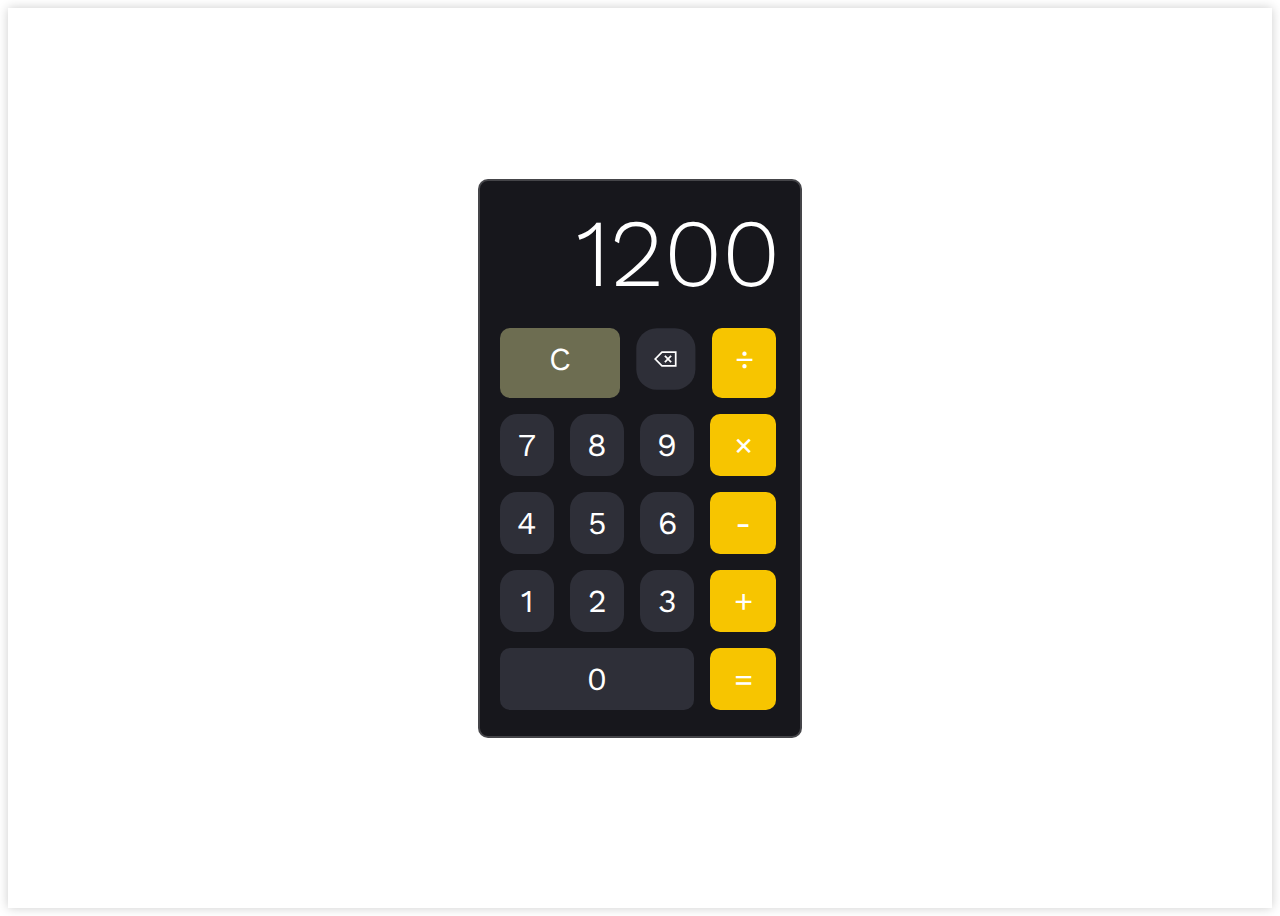
<file: index.html>
<!DOCTYPE html>
<html lang="en">
<head>
    <meta charset="UTF-8">
    <meta name="viewport" content="width=device-width, initial-scale=1.0">
    <title>Calculator</title>
    <link rel="stylesheet" href="css/style.css"> 
    <link href="https://fonts.googleapis.com/css2?family=Work+Sans:wght@300;400&display=swap" rel="stylesheet">
</head>
<body>
    <main class="Calculator">
        <div class="container" id=Calculator>
            <div class="result" id="result">1200</div>
            <div class="first-block-buttons block">
                <div class="button-C" id="buttonC">C</div>
                <div class="button-Delete" id="buttonDelete"><img src="img/ButtonDelete.svg" alt="кнопка"></div>
                <div class="button button-last" data-number_and_sign data-sign>&#247</div>
            </div>
            <div class="block-buttons block">
                <div class="button" data-number_and_sign>7</div>
                <div class="button" data-number_and_sign>8</div>
                <div class="button" data-number_and_sign>9</div>
                <div class="button button-last" data-number_and_sign data-sign>&#215</div>
            </div>
            <div class="block-buttons block">
                <div class="button" data-number_and_sign>4</div>
                <div class="button" data-number_and_sign>5</div>
                <div class="button" data-number_and_sign >6</div>
                <div class="button button-last" data-number_and_sign data-sign>-</div>
            </div>
            <div class="block-buttons block">
                <div class="button" data-number_and_sign>1</div>
                <div class="button" data-number_and_sign>2</div>
                <div class="button" data-number_and_sign>3</div>
                <div class="button button-last" data-number_and_sign data-sign>+</div>
            </div>
            <div class="block-last block">
                <div class="button-0" data-number_and_sign>0</div>
                <div class="button button-last" data-number_and_sign>=</div>
               
            </div>
           
        </div>
       
        
    </main>

    <script src="js/buttonC.js"></script>
    <script src="js/buttonNumberAndSign.js"></script>
    <script src="js/buttonDeleteOneItem.js"></script>
    <script src="js/checkFor2Characters.js"></script>

</body>
</html>
</file>
<file: css/style.css>
body{
    display: flex;
    justify-content: center;
    align-items:center;
    /*Например, если мы хотим задать 
    высоту элемента в 50% от высоты видимой области браузера,
     мы можем использовать следующее правило CSS:*/
    min-height: 100vh;
    background: var(--text-color);
    background-size: cover;
    background-position: center;
    box-shadow: 0 0 10px rgb(0, 0, 0, .2);
    color: var(--text-color);
    font-family: Work Sans;
    
}

:root{
    --text-color:#ffffff;
    --background-color: #17171C;
    --right-button-color:rgb(247, 197, 0);
    --left-button-color:#2E2F38;
}

.Calculator{
   
}

.container{
    width: 280px;
    height: 530px;
    color: rgb(255, 255, 255);
    border-radius: 10px;
    padding: 0px  20px 25px 20px;
    border: 2px solid rgb(255, 255, 255, .2);
    background-color: var(--background-color);
}

.result{
    min-height:115px ;
    margin-top: 16px;
    font-size: 96px;
    display: flex;
    justify-content: right;

    font-weight: 300;
}

.block{
    margin-top: 16px;
    display: grid;
    font-weight: 400;
    font-size: 32px;
    text-align: center;
}

.first-block-buttons {
    grid-template-columns: 2fr 1fr 1fr ;
}

.block-buttons {  
    grid-template-columns: repeat(4,1fr) ;
}

.block-last {
    grid-template-columns: 3fr 1fr ;
}

.button-C {
    margin-right: 16px;
    background-color: rgb(109, 109, 81);
    border-radius: 10px;
    padding: 12px;
    cursor: pointer;
}

.button-Delete{
    margin-right:16px ;
    cursor: pointer;
}
.button {
    border-radius: 17px;
    margin-right: 16px;
    background-color: var(--left-button-color);
    padding: 12px;
    font-weight: 400;
    cursor: pointer;
}

.button-last{
    margin-right: 4px;
    padding: 12px;
    background-color: var(--right-button-color);
    border-radius: 10px;
    font-weight: 400;
    cursor: pointer;
}

.button-0 {
   margin-right: 16px;
   padding: 12px;
   border-radius: 10px;
   font-weight: 400;
   background-color: var(--left-button-color);
   cursor: pointer;
}
</file>
